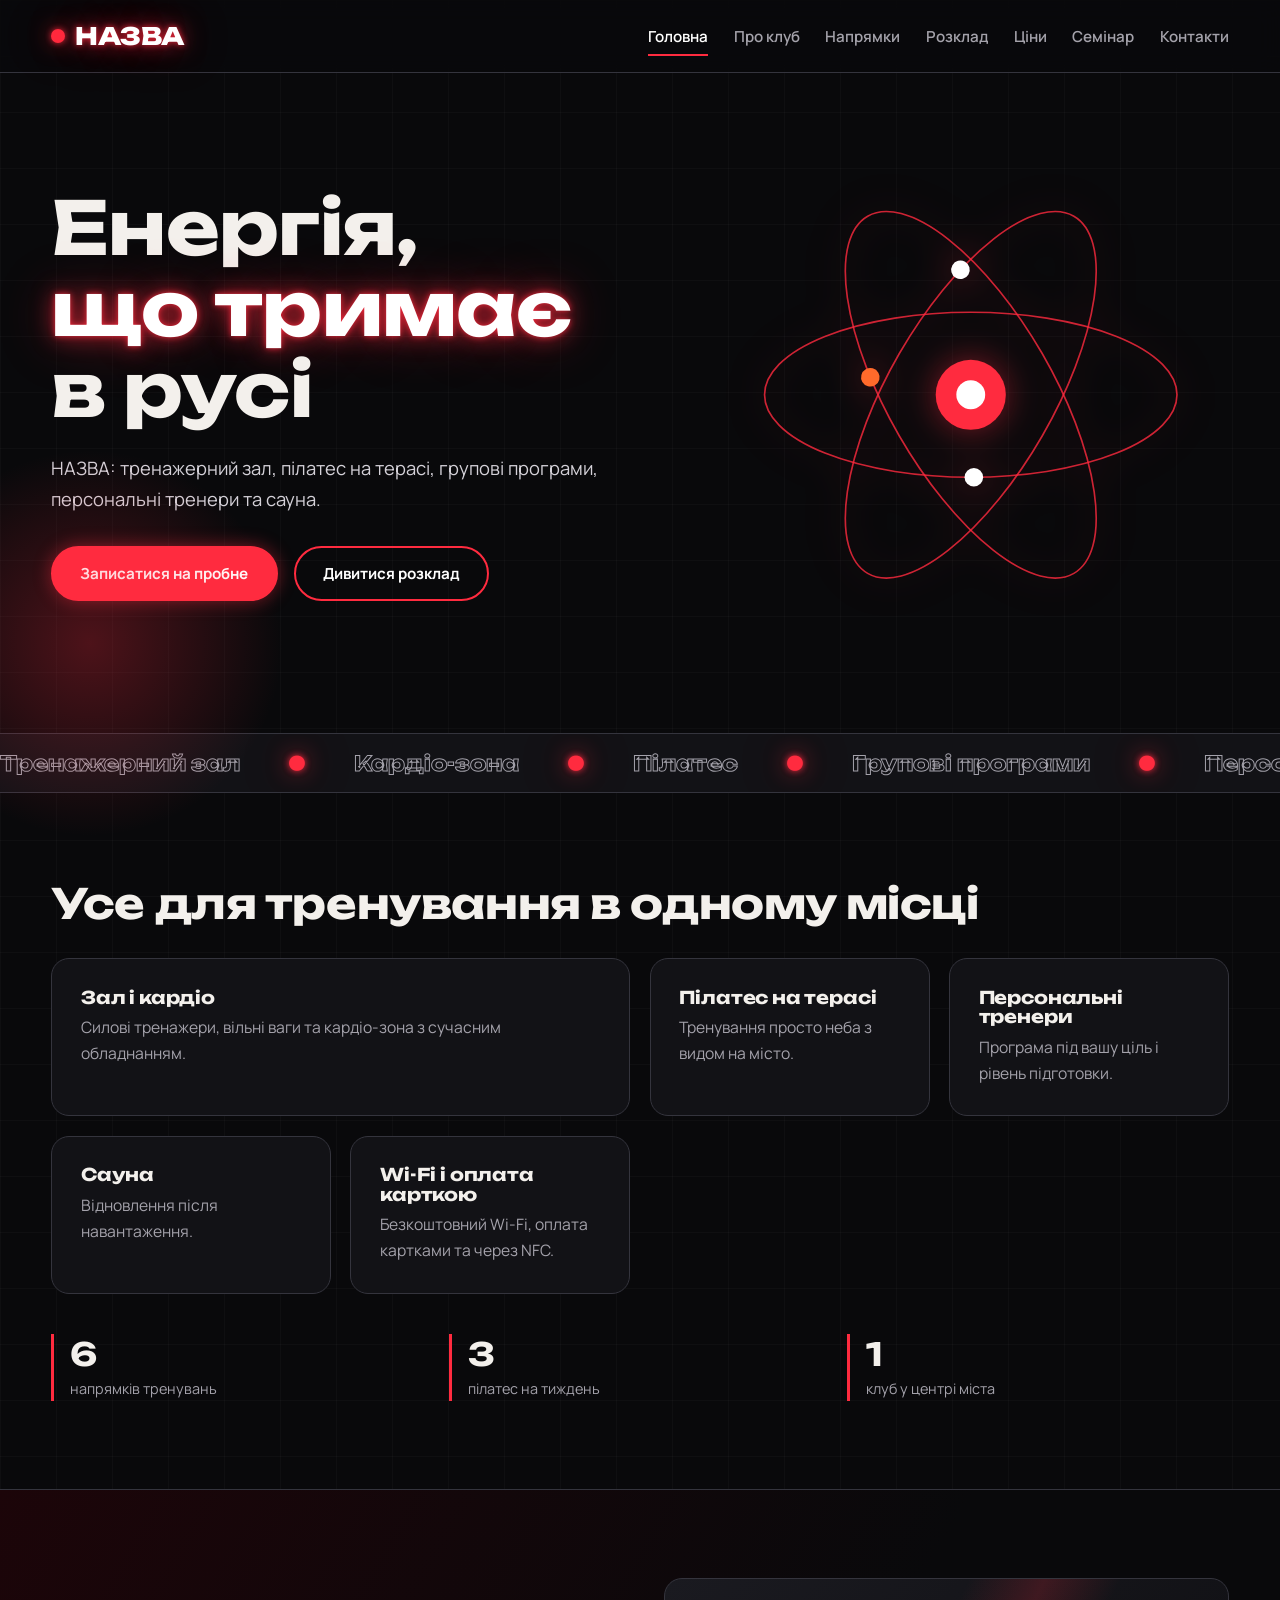
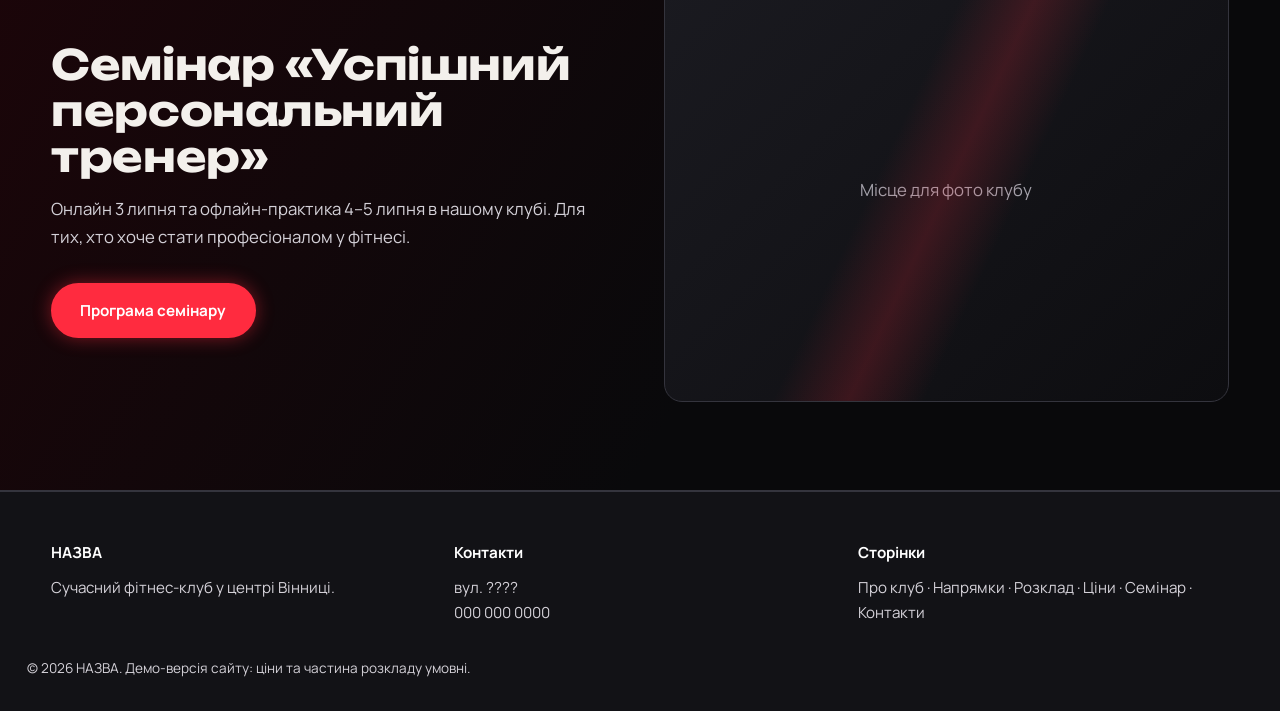
<file: index.html>
<!DOCTYPE html>
<html lang="uk"><head><meta charset="utf-8"><meta name="viewport" content="width=device-width,initial-scale=1">
<title>Головна | НАЗВА </title>
<meta name="description" content="НАЗВА: тренажерний зал, кардіо, пілатес, персональні тренування та сауна. Демо-версія сайту.">
<link rel="preconnect" href="https://fonts.googleapis.com"><link rel="preconnect" href="https://fonts.gstatic.com" crossorigin>
<link href="https://fonts.googleapis.com/css2?family=Manrope:wght@400;600;700&family=Unbounded:wght@500;700;800&display=swap&subset=cyrillic" rel="stylesheet">
<link rel="stylesheet" href="css/style.css"></head><body>
<header><div class="wrap bar"><a class="logo" href="index.html"><i></i><span class="neon">НАЗВА</span></a>
<button class="burger" aria-label="Меню" aria-expanded="false">☰</button>
<nav aria-label="Основне меню"><ul><li><a href="index.html" class=on aria-current=page>Головна</a></li><li><a href="about.html">Про клуб</a></li><li><a href="classes.html">Напрямки</a></li><li><a href="schedule.html">Розклад</a></li><li><a href="prices.html">Ціни</a></li><li><a href="seminar.html">Семінар</a></li><li><a href="contacts.html">Контакти</a></li></ul></nav></div></header>
<main><section class="hero"><div class="glowblob"></div><div class="wrap"><div>
<h1><span>Енергія,</span><span class="neon flick">що тримає</span><span>в русі</span></h1>
<p>НАЗВА: тренажерний зал, пілатес на терасі, групові програми, персональні тренери та сауна.</p>
<div class="row"><a class="btn" href="contacts.html">Записатися на пробне</a><a class="btn ghost" href="schedule.html">Дивитися розклад</a></div></div><svg class="atom" viewBox="0 0 500 500" aria-hidden="true">
<defs><path id="o" d="M 50 250 a 200 80 0 1 0 400 0 a 200 80 0 1 0 -400 0"/></defs>
<g class="nuc"><circle cx="250" cy="250" r="34" fill="#ff2b3f"/><circle cx="250" cy="250" r="14" fill="#fff"/></g>
<g transform="rotate(0 250 250)"><ellipse cx="250" cy="250" rx="200" ry="80"/><circle r="9" fill="#fff"><animateMotion dur="5s" repeatCount="indefinite"><mpath href="#o"/></animateMotion></circle></g>
<g transform="rotate(60 250 250)"><ellipse cx="250" cy="250" rx="200" ry="80"/><circle r="9" fill="#ff6a2b"><animateMotion dur="7s" repeatCount="indefinite"><mpath href="#o"/></animateMotion></circle></g>
<g transform="rotate(120 250 250)"><ellipse cx="250" cy="250" rx="200" ry="80"/><circle r="9" fill="#fff"><animateMotion dur="9s" repeatCount="indefinite"><mpath href="#o"/></animateMotion></circle></g></svg></div></section>
<div class="marq" aria-hidden="true"><div><span>Тренажерний зал</span><b>●</b><span>Кардіо-зона</span><b>●</b><span>Пілатес</span><b>●</b><span>Групові програми</span><b>●</b><span>Персональні тренування</span><b>●</b><span>Сауна</span><b>●</b><span>Тренажерний зал</span><b>●</b><span>Кардіо-зона</span><b>●</b><span>Пілатес</span><b>●</b><span>Групові програми</span><b>●</b><span>Персональні тренування</span><b>●</b><span>Сауна</span><b>●</b></div></div>
<section><div class="wrap"><h2>Усе для тренування в одному місці</h2>
<div class="grid"><div class="card rv big"><h3>Зал і кардіо</h3><p>Силові тренажери, вільні ваги та кардіо-зона з сучасним обладнанням.</p></div><div class="card rv "><h3>Пілатес на терасі</h3><p>Тренування просто неба з видом на місто.</p></div><div class="card rv "><h3>Персональні тренери</h3><p>Програма під вашу ціль і рівень підготовки.</p></div><div class="card rv "><h3>Сауна</h3><p>Відновлення після навантаження.</p></div><div class="card rv "><h3>Wi-Fi і оплата карткою</h3><p>Безкоштовний Wi-Fi, оплата картками та через NFC.</p></div></div>
<div class="stats rv"><div><strong>6</strong><span>напрямків тренувань</span></div><div><strong>3</strong><span>пілатес на тиждень</span></div><div><strong>1</strong><span>клуб у центрі міста</span></div></div></div></section>
<section class="band"><div class="wrap split"><div><h2>Семінар «Успішний персональний тренер»</h2><p>Онлайн 3 липня та офлайн-практика 4–5 липня в нашому клубі. Для тих, хто хоче стати професіоналом у фітнесі.</p><div class="row"><a class="btn" href="seminar.html">Програма семінару</a></div></div><div class="ph rv">Місце для фото клубу</div></div></section></main>
<footer><div class="wrap"><div><h4>НАЗВА</h4><p>Сучасний фітнес-клуб у центрі Вінниці.</p></div>
<div><h4>Контакти</h4><p>вул. ????<br><a href="tel:+380000080000">000 000 0000</a></p></div>
<div><h4>Сторінки</h4><p><a href="about.html">Про клуб</a> · <a href="classes.html">Напрямки</a> · <a href="schedule.html">Розклад</a> · <a href="prices.html">Ціни</a> · <a href="seminar.html">Семінар</a> · <a href="contacts.html">Контакти</a></p></div></div>
<p class="copy">© <span id="y">2026</span> НАЗВА. Демо-версія сайту: ціни та частина розкладу умовні.</p></footer>
<script src="js/main.js"></script></body></html>
</file>
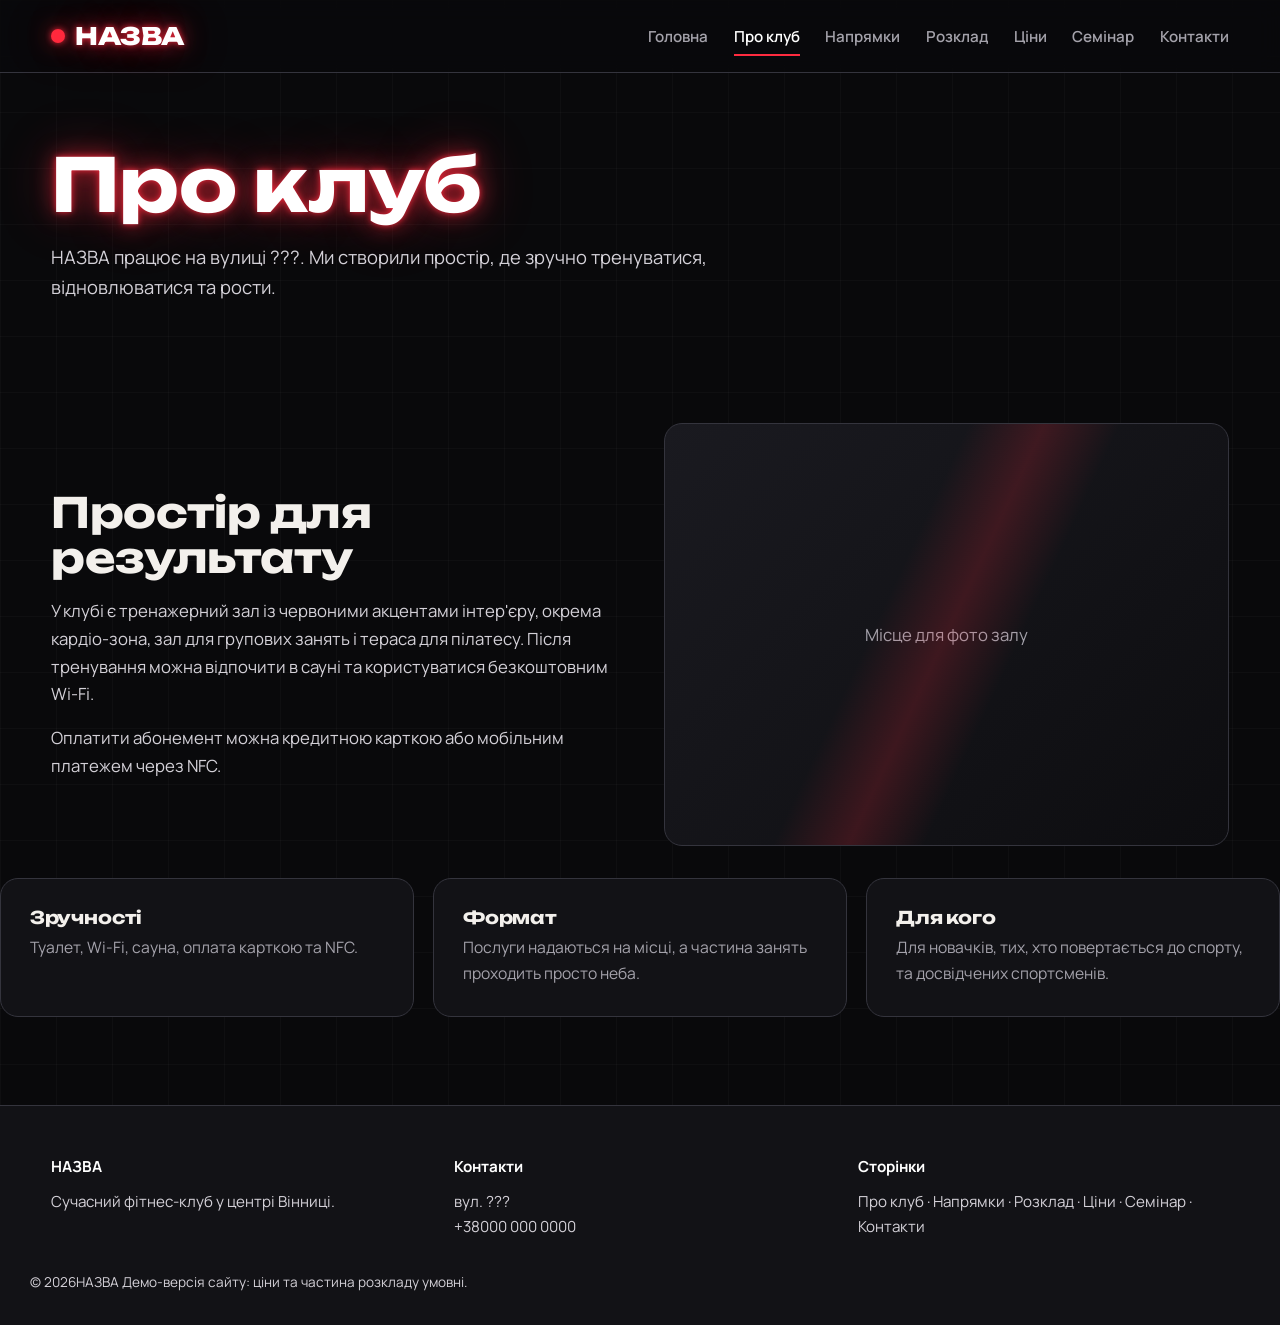
<file: about.html>
<!DOCTYPE html>
<html lang="uk"><head><meta charset="utf-8"><meta name="viewport" content="width=device-width,initial-scale=1">
<title>Про клуб | НАЗВА</title>
<meta name="description" content="НАЗВА: тренажерний зал, кардіо, пілатес, персональні тренування та сауна. Демо-версія сайту.">
<link rel="preconnect" href="https://fonts.googleapis.com"><link rel="preconnect" href="https://fonts.gstatic.com" crossorigin>
<link href="https://fonts.googleapis.com/css2?family=Manrope:wght@400;600;700&family=Unbounded:wght@500;700;800&display=swap&subset=cyrillic" rel="stylesheet">
<link rel="stylesheet" href="css/style.css"></head><body>
<header><div class="wrap bar"><a class="logo" href="index.html"><i></i><span class="neon">НАЗВА</span></a>
<button class="burger" aria-label="Меню" aria-expanded="false">☰</button>
<nav aria-label="Основне меню"><ul><li><a href="index.html">Головна</a></li><li><a href="about.html" class=on aria-current=page>Про клуб</a></li><li><a href="classes.html">Напрямки</a></li><li><a href="schedule.html">Розклад</a></li><li><a href="prices.html">Ціни</a></li><li><a href="seminar.html">Семінар</a></li><li><a href="contacts.html">Контакти</a></li></ul></nav></div></header>
<main><section class="pagehead"><div class="wrap"><h1 class="neon">Про клуб</h1><p> НАЗВА працює на вулиці ???. Ми створили простір, де зручно тренуватися, відновлюватися та рости.</p></div></section><section><div class="wrap split"><div><h2>Простір для результату</h2><p>У клубі є тренажерний зал із червоними акцентами інтер'єру, окрема кардіо-зона, зал для групових занять і тераса для пілатесу. Після тренування можна відпочити в сауні та користуватися безкоштовним Wi-Fi.</p><p style="margin-top:1rem">Оплатити абонемент можна кредитною карткою або мобільним платежем через NFC.</p></div><div class="ph rv">Місце для фото залу</div></div>
<div class="grid"><div class="card rv "><h3>Зручності</h3><p>Туалет, Wi-Fi, сауна, оплата карткою та NFC.</p></div><div class="card rv "><h3>Формат</h3><p>Послуги надаються на місці, а частина занять проходить просто неба.</p></div><div class="card rv "><h3>Для кого</h3><p>Для новачків, тих, хто повертається до спорту, та досвідчених спортсменів.</p></div></div></div></section></main>
<footer><div class="wrap"><div><h4>НАЗВА</h4><p>Сучасний фітнес-клуб у центрі Вінниці.</p></div>
<div><h4>Контакти</h4><p>вул. ??? <br><a href="tel:+380000000000">+38000 000 0000</a></p></div>
<div><h4>Сторінки</h4><p><a href="about.html">Про клуб</a> · <a href="classes.html">Напрямки</a> · <a href="schedule.html">Розклад</a> · <a href="prices.html">Ціни</a> · <a href="seminar.html">Семінар</a> · <a href="contacts.html">Контакти</a></p></div></div>
<p class="copy">© <span id="y">2026</span>НАЗВА Демо-версія сайту: ціни та частина розкладу умовні.</p></footer>
<script src="js/main.js"></script></body></html>
</file>
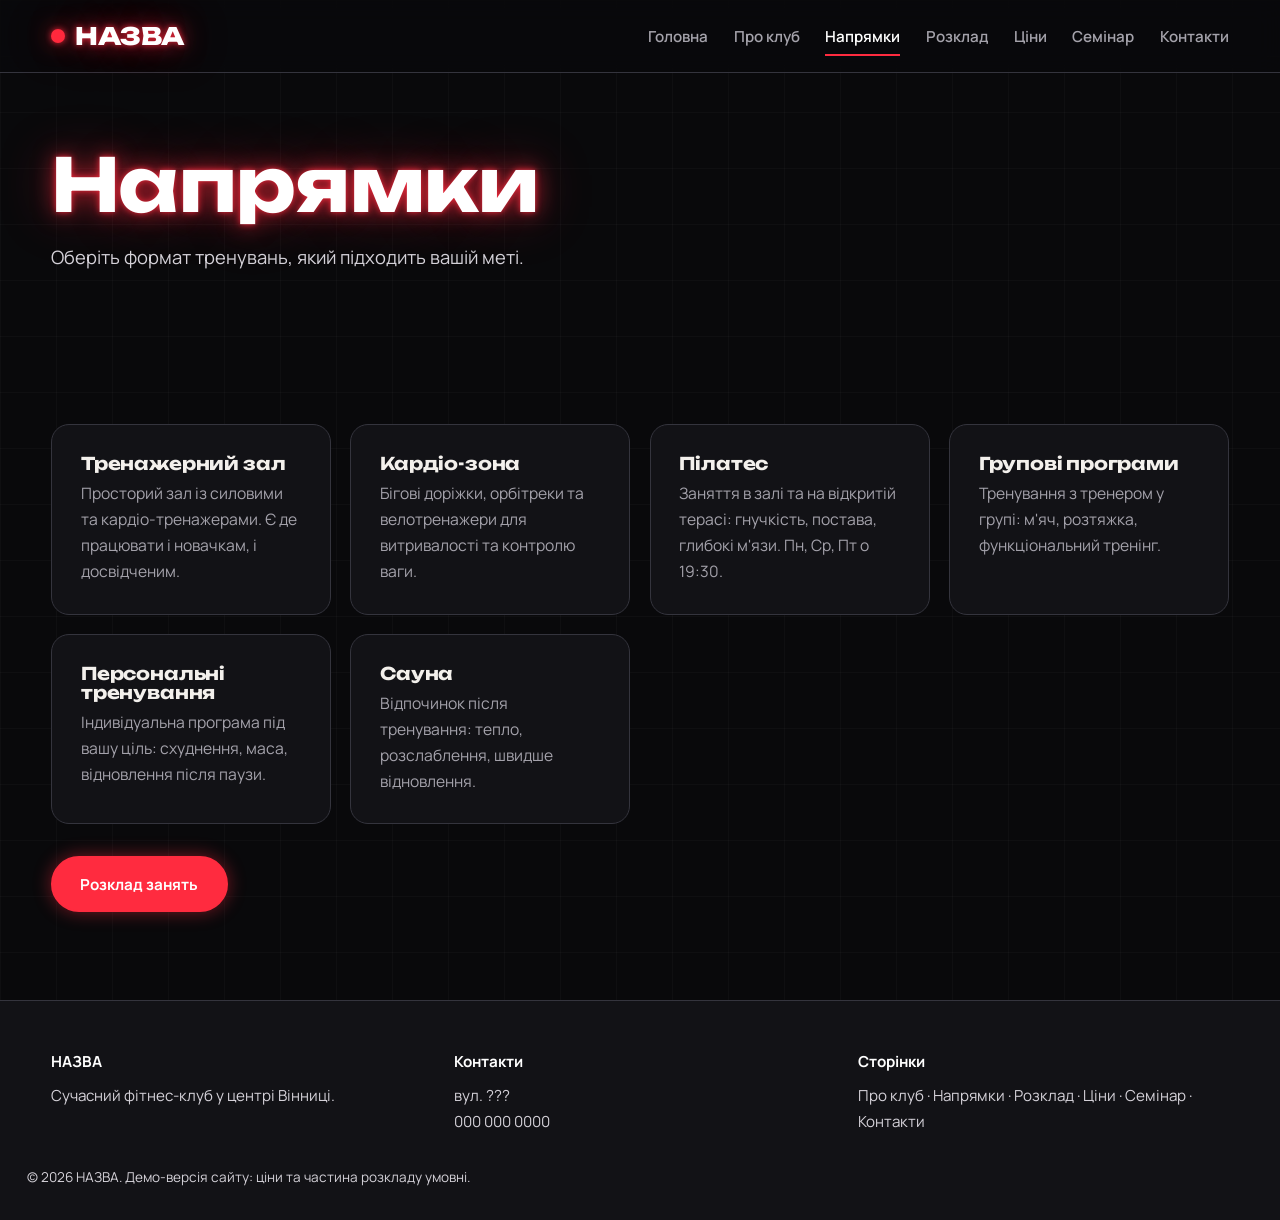
<file: classes.html>
<!DOCTYPE html>
<html lang="uk"><head><meta charset="utf-8"><meta name="viewport" content="width=device-width,initial-scale=1">
<title>Напрямки | НАЗВА</title>
<meta name="description" content="НАЗВА: тренажерний зал, кардіо, пілатес, персональні тренування та сауна. Демо-версія сайту.">
<link rel="preconnect" href="https://fonts.googleapis.com"><link rel="preconnect" href="https://fonts.gstatic.com" crossorigin>
<link href="https://fonts.googleapis.com/css2?family=Manrope:wght@400;600;700&family=Unbounded:wght@500;700;800&display=swap&subset=cyrillic" rel="stylesheet">
<link rel="stylesheet" href="css/style.css"></head><body>
<header><div class="wrap bar"><a class="logo" href="index.html"><i></i><span class="neon">НАЗВА</span></a>
<button class="burger" aria-label="Меню" aria-expanded="false">☰</button>
<nav aria-label="Основне меню"><ul><li><a href="index.html">Головна</a></li><li><a href="about.html">Про клуб</a></li><li><a href="classes.html" class=on aria-current=page>Напрямки</a></li><li><a href="schedule.html">Розклад</a></li><li><a href="prices.html">Ціни</a></li><li><a href="seminar.html">Семінар</a></li><li><a href="contacts.html">Контакти</a></li></ul></nav></div></header>
<main><section class="pagehead"><div class="wrap"><h1 class="neon">Напрямки</h1><p>Оберіть формат тренувань, який підходить вашій меті.</p></div></section><section><div class="wrap"><div class="grid"><div class="card rv "><h3>Тренажерний зал</h3><p>Просторий зал із силовими та кардіо-тренажерами. Є де працювати і новачкам, і досвідченим.</p></div><div class="card rv "><h3>Кардіо-зона</h3><p>Бігові доріжки, орбітреки та велотренажери для витривалості та контролю ваги.</p></div><div class="card rv "><h3>Пілатес</h3><p>Заняття в залі та на відкритій терасі: гнучкість, постава, глибокі м'язи. Пн, Ср, Пт о 19:30.</p></div><div class="card rv "><h3>Групові програми</h3><p>Тренування з тренером у групі: м'яч, розтяжка, функціональний тренінг.</p></div><div class="card rv "><h3>Персональні тренування</h3><p>Індивідуальна програма під вашу ціль: схуднення, маса, відновлення після паузи.</p></div><div class="card rv "><h3>Сауна</h3><p>Відпочинок після тренування: тепло, розслаблення, швидше відновлення.</p></div></div><div class="row"><a class="btn" href="schedule.html">Розклад занять</a></div></div></section></main>
<footer><div class="wrap"><div><h4>НАЗВА</h4><p>Сучасний фітнес-клуб у центрі Вінниці.</p></div>
<div><h4>Контакти</h4><p>вул. ???<br><a href="tel:+380000000000">000 000 0000</a></p></div>
<div><h4>Сторінки</h4><p><a href="about.html">Про клуб</a> · <a href="classes.html">Напрямки</a> · <a href="schedule.html">Розклад</a> · <a href="prices.html">Ціни</a> · <a href="seminar.html">Семінар</a> · <a href="contacts.html">Контакти</a></p></div></div>
<p class="copy">© <span id="y">2026</span> НАЗВА. Демо-версія сайту: ціни та частина розкладу умовні.</p></footer>
<script src="js/main.js"></script></body></html>
</file>
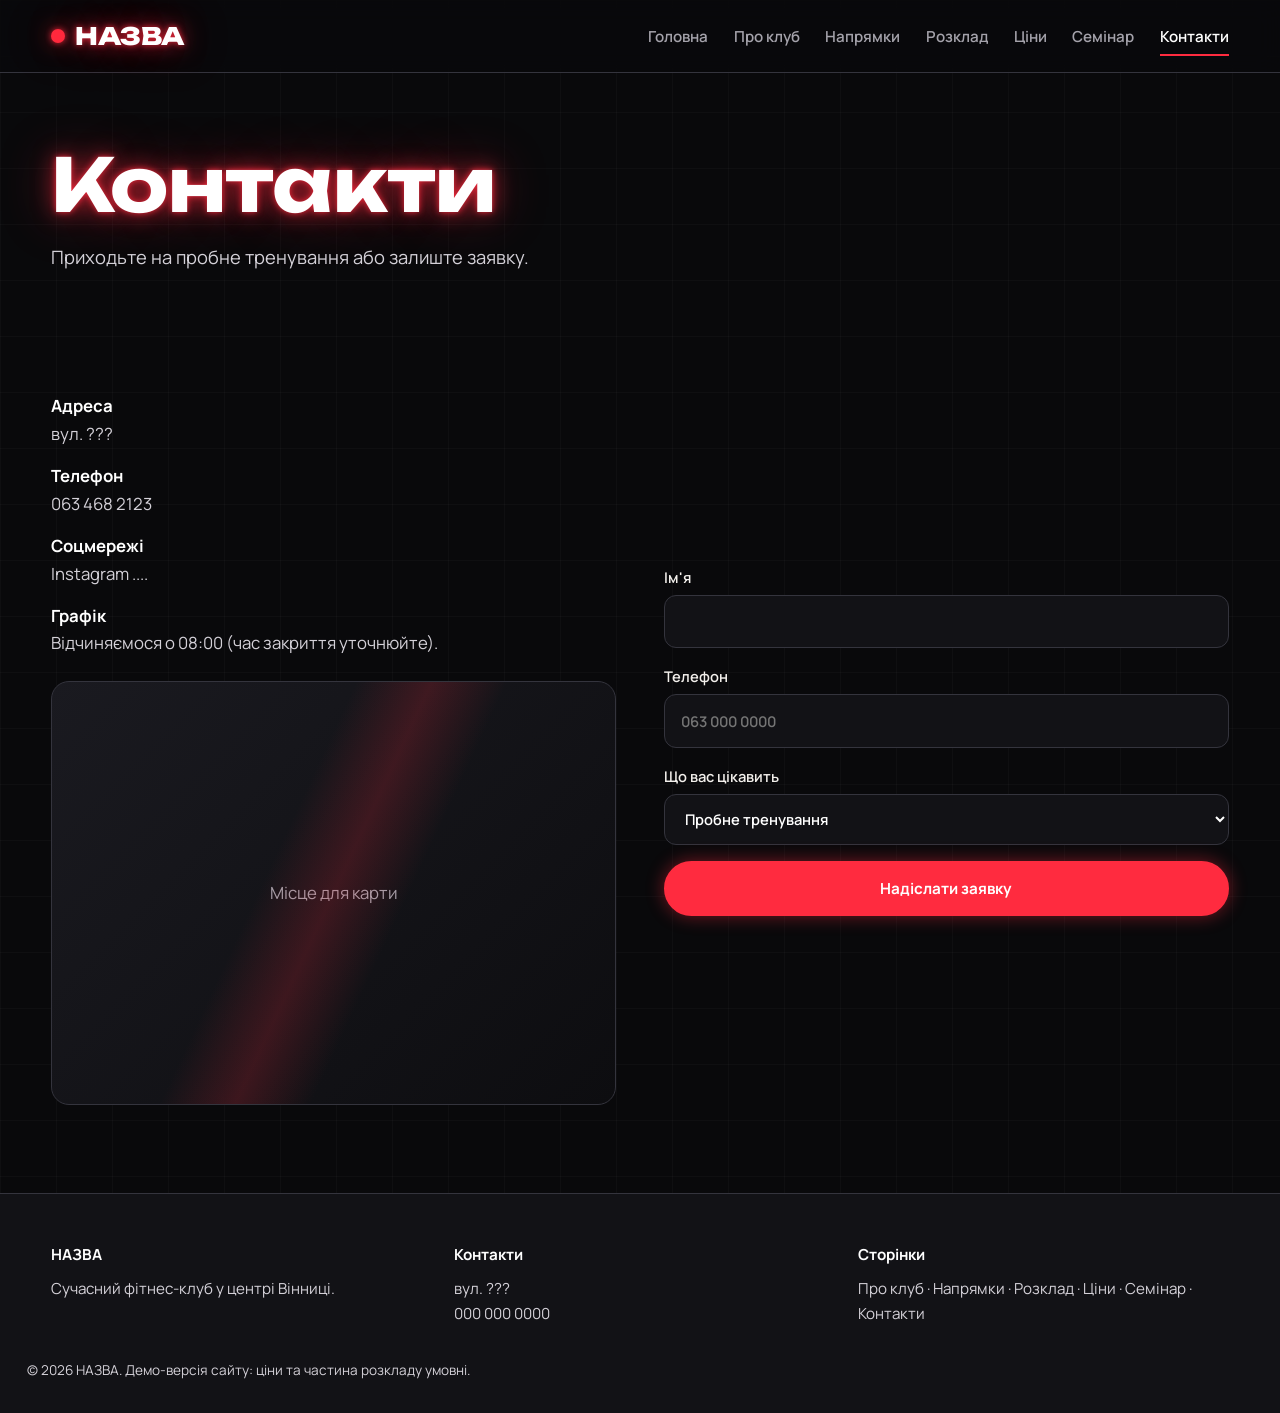
<file: contacts.html>
<!DOCTYPE html>
<html lang="uk"><head><meta charset="utf-8"><meta name="viewport" content="width=device-width,initial-scale=1">
<title>Контакти | НАЗВА</title>
<meta name="description" content="НАЗВА: тренажерний зал, кардіо, пілатес, персональні тренування та сауна. Демо-версія сайту.">
<link rel="preconnect" href="https://fonts.googleapis.com"><link rel="preconnect" href="https://fonts.gstatic.com" crossorigin>
<link href="https://fonts.googleapis.com/css2?family=Manrope:wght@400;600;700&family=Unbounded:wght@500;700;800&display=swap&subset=cyrillic" rel="stylesheet">
<link rel="stylesheet" href="css/style.css"></head><body>
<header><div class="wrap bar"><a class="logo" href="index.html"><i></i><span class="neon">НАЗВА</span></a>
<button class="burger" aria-label="Меню" aria-expanded="false">☰</button>
<nav aria-label="Основне меню"><ul><li><a href="index.html">Головна</a></li><li><a href="about.html">Про клуб</a></li><li><a href="classes.html">Напрямки</a></li><li><a href="schedule.html">Розклад</a></li><li><a href="prices.html">Ціни</a></li><li><a href="seminar.html">Семінар</a></li><li><a href="contacts.html" class=on aria-current=page>Контакти</a></li></ul></nav></div></header>
<main><section class="pagehead"><div class="wrap"><h1 class="neon">Контакти</h1><p>Приходьте на пробне тренування або залиште заявку.</p></div></section><section><div class="wrap split"><div class="info"><p><b>Адреса</b><br>вул. ???</p><p><b>Телефон</b><br><a href="tel:+380634682123">063 468 2123</a></p><p><b>Соцмережі</b><br>Instagram ....</p><p><b>Графік</b><br>Відчиняємося о 08:00 (час закриття уточнюйте).</p>
<div class="ph map">Місце для карти</div></div>
<form id="lead" novalidate><label>Ім'я<input name="name" autocomplete="name"><span class="err"></span></label>
<label>Телефон<input name="phone" type="tel" autocomplete="tel" placeholder="063 000 0000"><span class="err"></span></label>
<label>Що вас цікавить<select><option>Пробне тренування</option><option>Пілатес</option><option>Персональний тренер</option><option>Семінар</option></select></label>
<button class="btn" type="submit">Надіслати заявку</button><p id="msg" role="status"></p></form></div></section></main>
<footer><div class="wrap"><div><h4>НАЗВА</h4><p>Сучасний фітнес-клуб у центрі Вінниці.</p></div>
<div><h4>Контакти</h4><p>вул. ???<br><a href="tel:+380600000000">000 000 0000</a></p></div>
<div><h4>Сторінки</h4><p><a href="about.html">Про клуб</a> · <a href="classes.html">Напрямки</a> · <a href="schedule.html">Розклад</a> · <a href="prices.html">Ціни</a> · <a href="seminar.html">Семінар</a> · <a href="contacts.html">Контакти</a></p></div></div>
<p class="copy">© <span id="y">2026</span> НАЗВА. Демо-версія сайту: ціни та частина розкладу умовні.</p></footer>
<script src="js/main.js"></script></body></html>
</file>
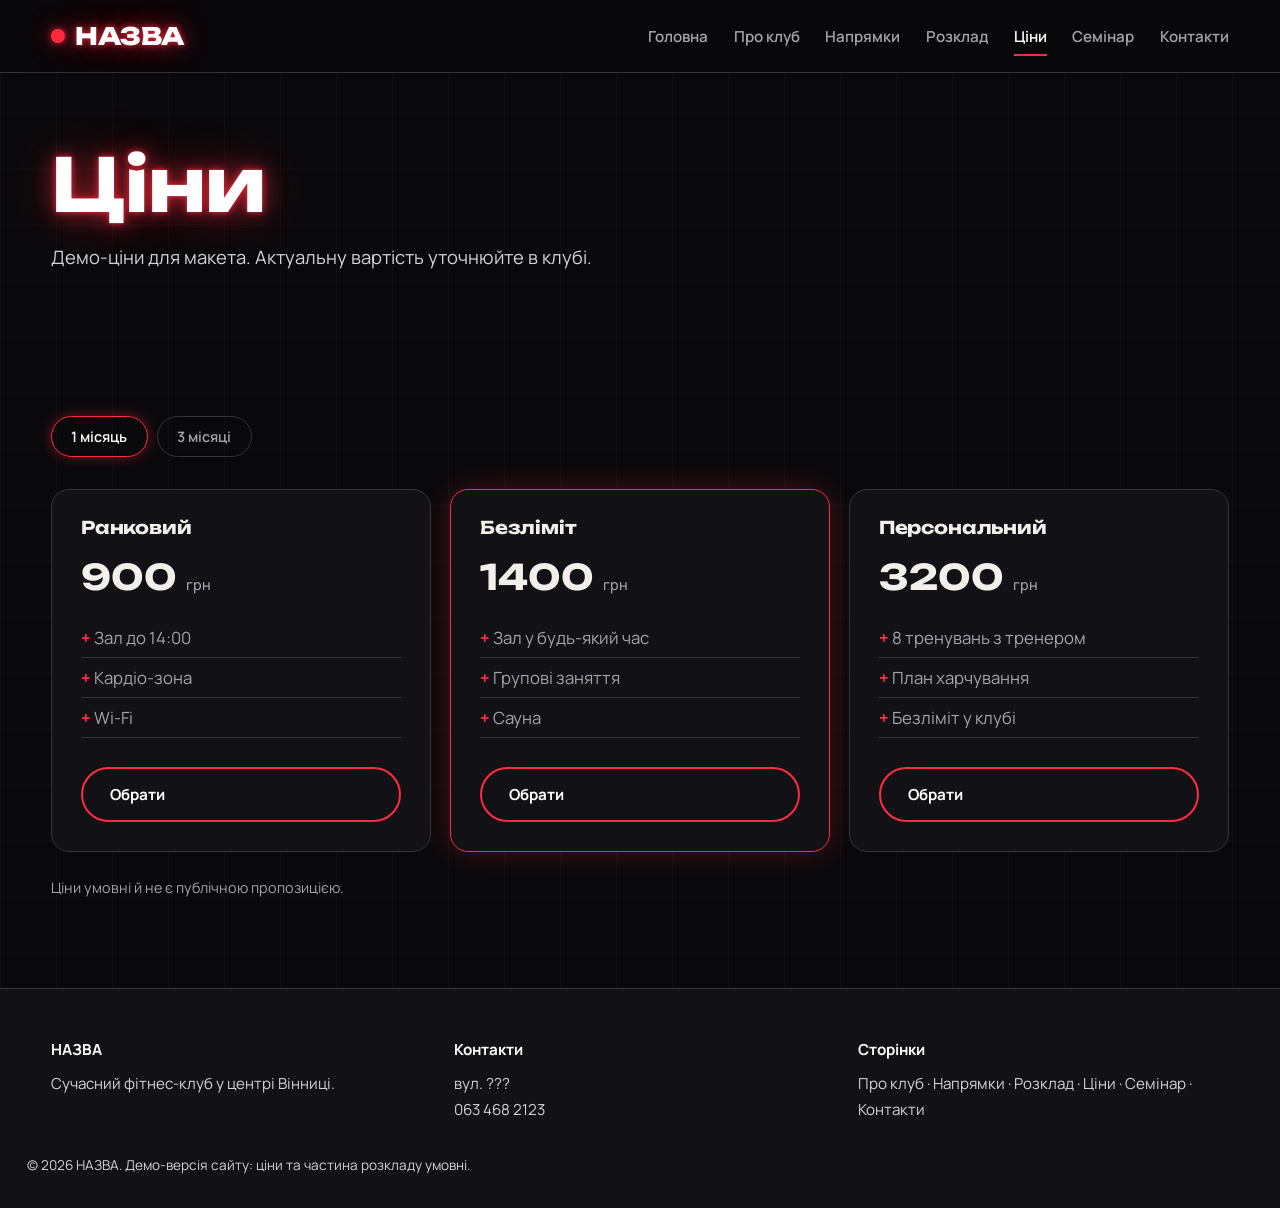
<file: prices.html>
<!DOCTYPE html>
<html lang="uk"><head><meta charset="utf-8"><meta name="viewport" content="width=device-width,initial-scale=1">
<title>Ціни | НАЗВА </title>
<meta name="description" content="НАЗВА: тренажерний зал, кардіо, пілатес, персональні тренування та сауна. Демо-версія сайту.">
<link rel="preconnect" href="https://fonts.googleapis.com"><link rel="preconnect" href="https://fonts.gstatic.com" crossorigin>
<link href="https://fonts.googleapis.com/css2?family=Manrope:wght@400;600;700&family=Unbounded:wght@500;700;800&display=swap&subset=cyrillic" rel="stylesheet">
<link rel="stylesheet" href="css/style.css"></head><body>
<header><div class="wrap bar"><a class="logo" href="index.html"><i></i><span class="neon">НАЗВА</span></a>
<button class="burger" aria-label="Меню" aria-expanded="false">☰</button>
<nav aria-label="Основне меню"><ul><li><a href="index.html">Головна</a></li><li><a href="about.html">Про клуб</a></li><li><a href="classes.html">Напрямки</a></li><li><a href="schedule.html">Розклад</a></li><li><a href="prices.html" class=on aria-current=page>Ціни</a></li><li><a href="seminar.html">Семінар</a></li><li><a href="contacts.html">Контакти</a></li></ul></nav></div></header>
<main><section class="pagehead"><div class="wrap"><h1 class="neon">Ціни</h1><p>Демо-ціни для макета. Актуальну вартість уточнюйте в клубі.</p></div></section><section><div class="wrap"><div class="tabs" data-price><button class="on" data-m="0">1 місяць</button><button data-m="1">3 місяці</button></div>
<div class="grid"><div class="card price rv "><h3>Ранковий</h3><div class="sum"><span data-p="900,2400">900</span> <small>грн</small></div><ul><li>Зал до 14:00</li><li>Кардіо-зона</li><li>Wi-Fi</li></ul><a class="btn ghost" href="contacts.html">Обрати</a></div><div class="card price rv hot"><h3>Безліміт</h3><div class="sum"><span data-p="1400,3600">1400</span> <small>грн</small></div><ul><li>Зал у будь-який час</li><li>Групові заняття</li><li>Сауна</li></ul><a class="btn ghost" href="contacts.html">Обрати</a></div><div class="card price rv "><h3>Персональний</h3><div class="sum"><span data-p="3200,8800">3200</span> <small>грн</small></div><ul><li>8 тренувань з тренером</li><li>План харчування</li><li>Безліміт у клубі</li></ul><a class="btn ghost" href="contacts.html">Обрати</a></div></div><p class="note">Ціни умовні й не є публічною пропозицією.</p></div></section></main>
<footer><div class="wrap"><div><h4>НАЗВА</h4><p>Сучасний фітнес-клуб у центрі Вінниці.</p></div>
<div><h4>Контакти</h4><p>вул. ???<br><a href="tel:+380634682123">063 468 2123</a></p></div>
<div><h4>Сторінки</h4><p><a href="about.html">Про клуб</a> · <a href="classes.html">Напрямки</a> · <a href="schedule.html">Розклад</a> · <a href="prices.html">Ціни</a> · <a href="seminar.html">Семінар</a> · <a href="contacts.html">Контакти</a></p></div></div>
<p class="copy">© <span id="y">2026</span> НАЗВА. Демо-версія сайту: ціни та частина розкладу умовні.</p></footer>
<script src="js/main.js"></script></body></html>
</file>
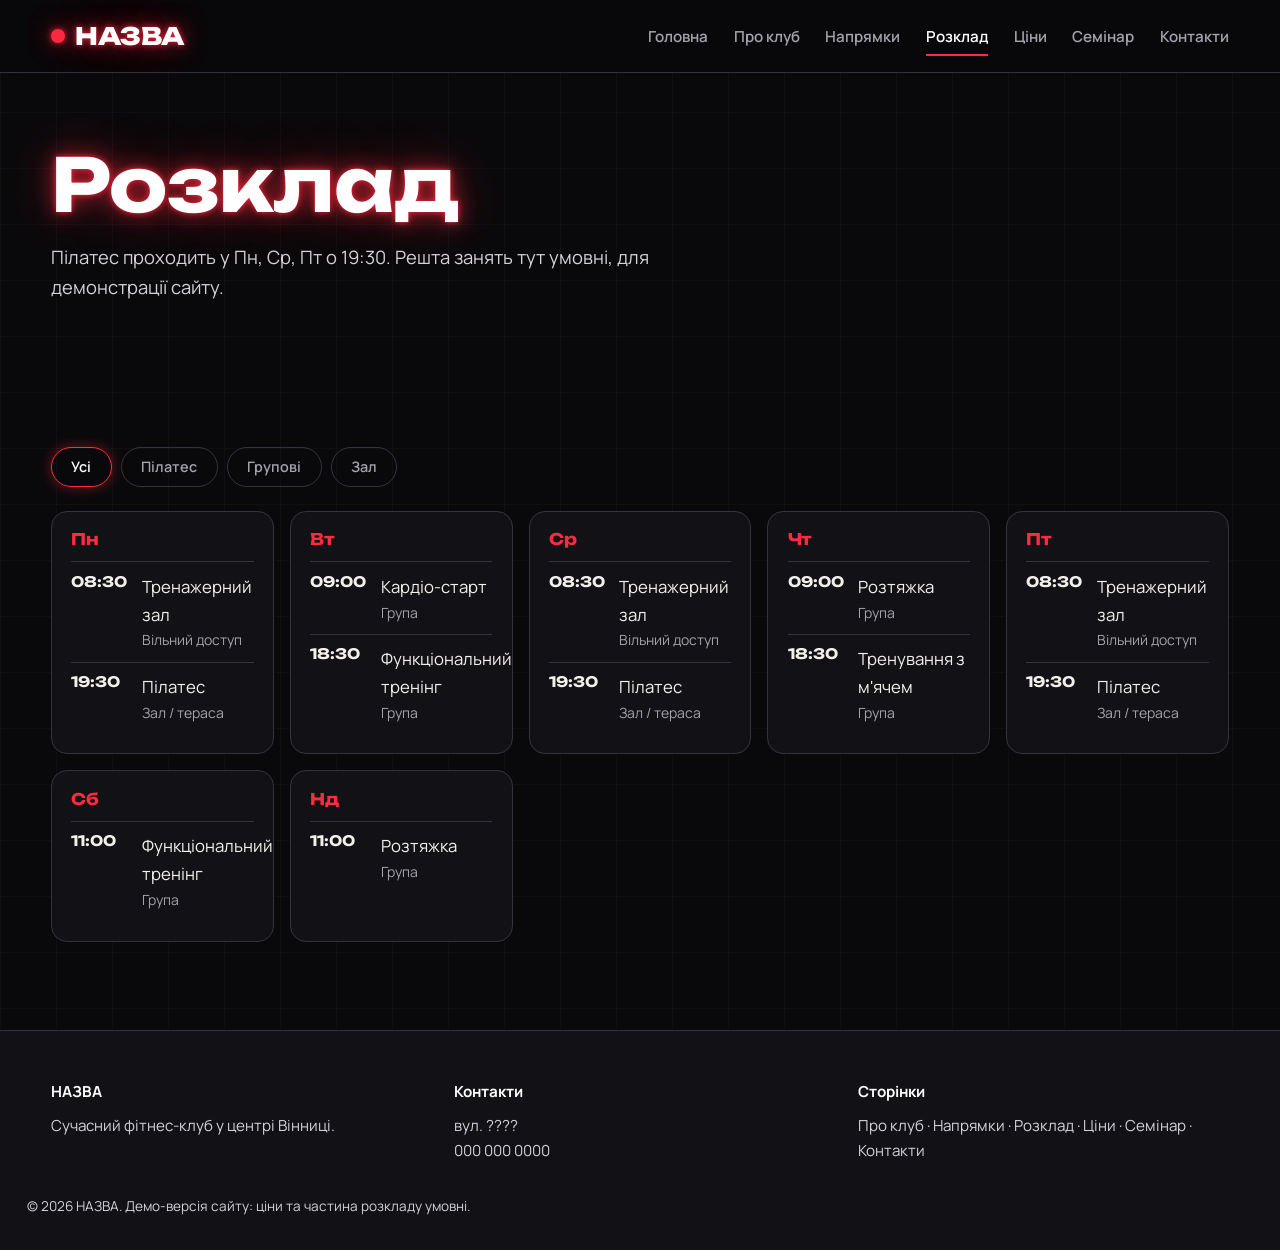
<file: schedule.html>
<!DOCTYPE html>
<html lang="uk"><head><meta charset="utf-8"><meta name="viewport" content="width=device-width,initial-scale=1">
<title>Розклад | НАЗВА</title>
<meta name="description" content="НАЗВА: тренажерний зал, кардіо, пілатес, персональні тренування та сауна. Демо-версія сайту.">
<link rel="preconnect" href="https://fonts.googleapis.com"><link rel="preconnect" href="https://fonts.gstatic.com" crossorigin>
<link href="https://fonts.googleapis.com/css2?family=Manrope:wght@400;600;700&family=Unbounded:wght@500;700;800&display=swap&subset=cyrillic" rel="stylesheet">
<link rel="stylesheet" href="css/style.css"></head><body>
<header><div class="wrap bar"><a class="logo" href="index.html"><i></i><span class="neon">НАЗВА</span></a>
<button class="burger" aria-label="Меню" aria-expanded="false">☰</button>
<nav aria-label="Основне меню"><ul><li><a href="index.html">Головна</a></li><li><a href="about.html">Про клуб</a></li><li><a href="classes.html">Напрямки</a></li><li><a href="schedule.html" class=on aria-current=page>Розклад</a></li><li><a href="prices.html">Ціни</a></li><li><a href="seminar.html">Семінар</a></li><li><a href="contacts.html">Контакти</a></li></ul></nav></div></header>
<main><section class="pagehead"><div class="wrap"><h1 class="neon">Розклад</h1><p>Пілатес проходить у Пн, Ср, Пт о 19:30. Решта занять тут умовні, для демонстрації сайту.</p></div></section><section><div class="wrap"><div class="tabs" data-filter><button class="on" data-k="all">Усі</button><button data-k="pil">Пілатес</button><button data-k="grp">Групові</button><button data-k="gym">Зал</button></div><div class="days"><div class="day rv"><h3>Пн</h3><div class="slot" data-t="gym"><time>08:30</time><div>Тренажерний зал<small>Вільний доступ</small></div></div><div class="slot" data-t="pil"><time>19:30</time><div>Пілатес<small>Зал / тераса</small></div></div></div><div class="day rv"><h3>Вт</h3><div class="slot" data-t="grp"><time>09:00</time><div>Кардіо-старт<small>Група</small></div></div><div class="slot" data-t="grp"><time>18:30</time><div>Функціональний тренінг<small>Група</small></div></div></div><div class="day rv"><h3>Ср</h3><div class="slot" data-t="gym"><time>08:30</time><div>Тренажерний зал<small>Вільний доступ</small></div></div><div class="slot" data-t="pil"><time>19:30</time><div>Пілатес<small>Зал / тераса</small></div></div></div><div class="day rv"><h3>Чт</h3><div class="slot" data-t="grp"><time>09:00</time><div>Розтяжка<small>Група</small></div></div><div class="slot" data-t="grp"><time>18:30</time><div>Тренування з м'ячем<small>Група</small></div></div></div><div class="day rv"><h3>Пт</h3><div class="slot" data-t="gym"><time>08:30</time><div>Тренажерний зал<small>Вільний доступ</small></div></div><div class="slot" data-t="pil"><time>19:30</time><div>Пілатес<small>Зал / тераса</small></div></div></div><div class="day rv"><h3>Сб</h3><div class="slot" data-t="grp"><time>11:00</time><div>Функціональний тренінг<small>Група</small></div></div></div><div class="day rv"><h3>Нд</h3><div class="slot" data-t="grp"><time>11:00</time><div>Розтяжка<small>Група</small></div></div></div></div></div></section></main>
<footer><div class="wrap"><div><h4>НАЗВА</h4><p>Сучасний фітнес-клуб у центрі Вінниці.</p></div>
<div><h4>Контакти</h4><p>вул. ????<br><a href="tel:+380000000000">000 000 0000</a></p></div>
<div><h4>Сторінки</h4><p><a href="about.html">Про клуб</a> · <a href="classes.html">Напрямки</a> · <a href="schedule.html">Розклад</a> · <a href="prices.html">Ціни</a> · <a href="seminar.html">Семінар</a> · <a href="contacts.html">Контакти</a></p></div></div>
<p class="copy">© <span id="y">2026</span> НАЗВА. Демо-версія сайту: ціни та частина розкладу умовні.</p></footer>
<script src="js/main.js"></script></body></html>
</file>
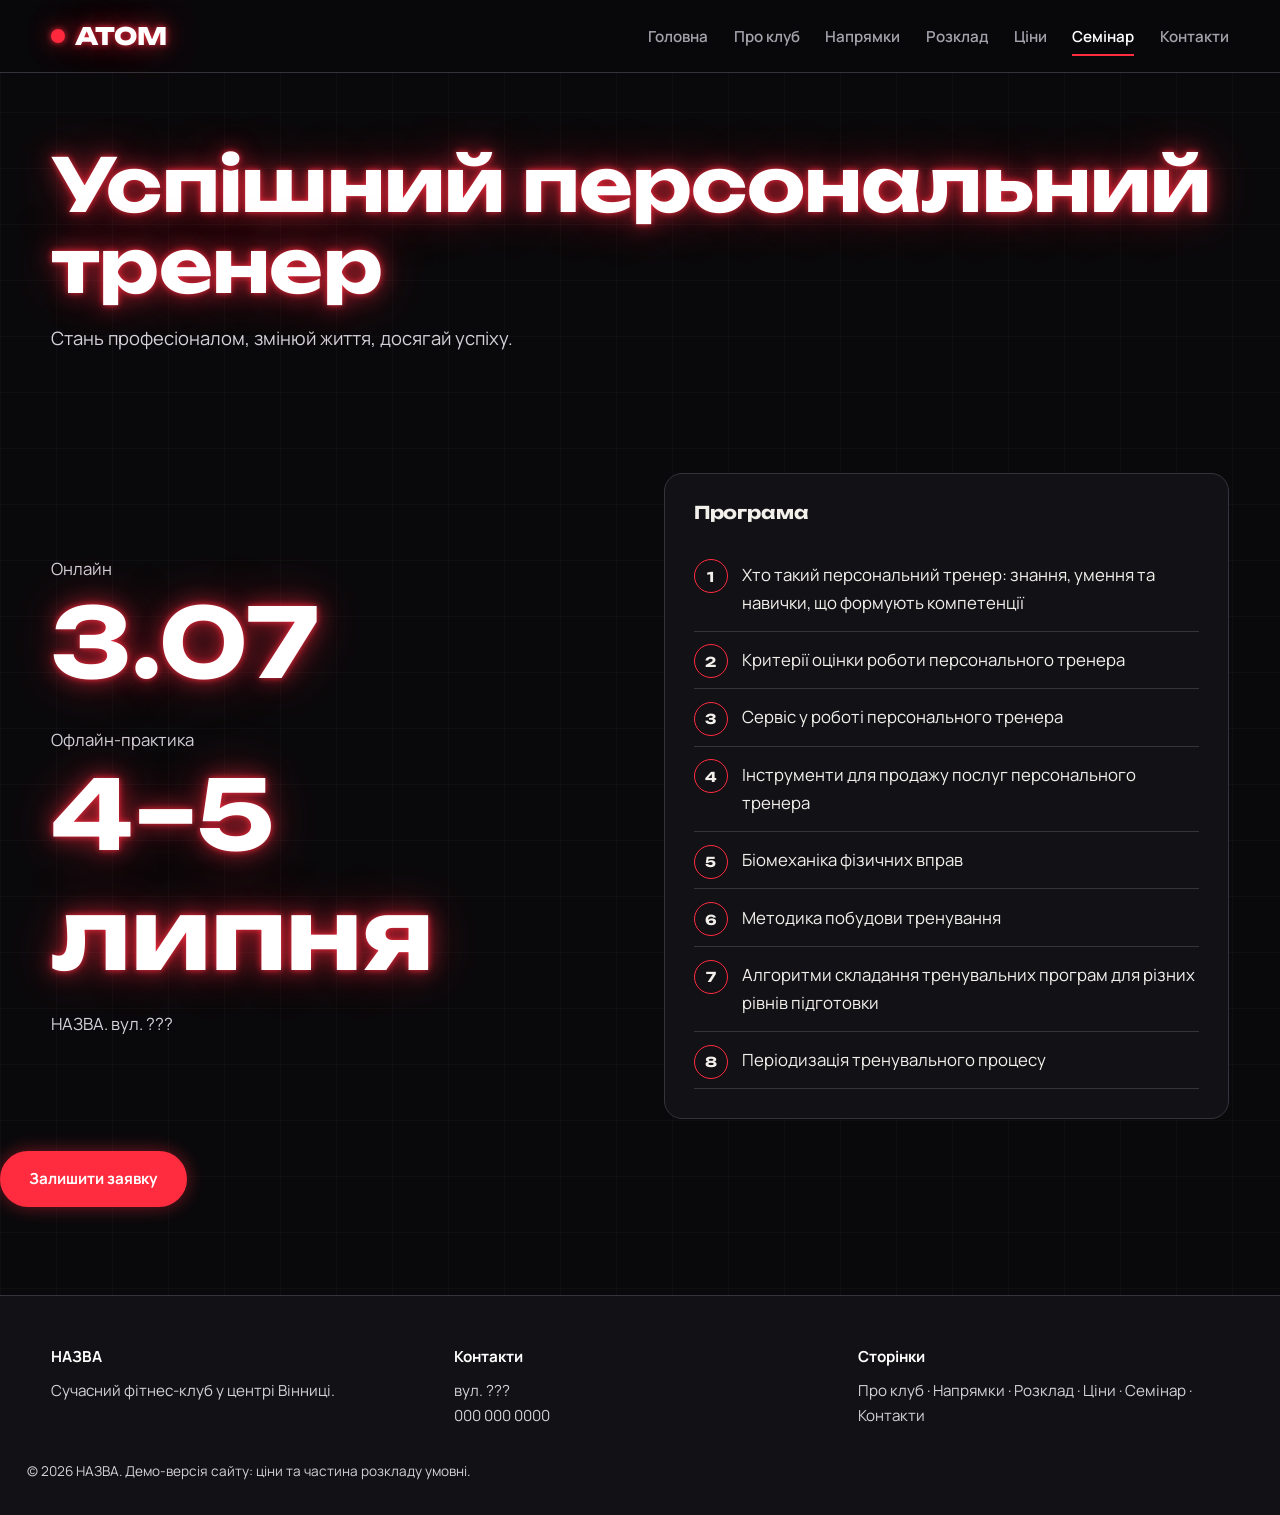
<file: seminar.html>
<!DOCTYPE html>
<html lang="uk"><head><meta charset="utf-8"><meta name="viewport" content="width=device-width,initial-scale=1">
<title>Семінар | НАЗВА</title>
<meta name="description" content="НАЗВА: тренажерний зал, кардіо, пілатес, персональні тренування та сауна. Демо-версія сайту.">
<link rel="preconnect" href="https://fonts.googleapis.com"><link rel="preconnect" href="https://fonts.gstatic.com" crossorigin>
<link href="https://fonts.googleapis.com/css2?family=Manrope:wght@400;600;700&family=Unbounded:wght@500;700;800&display=swap&subset=cyrillic" rel="stylesheet">
<link rel="stylesheet" href="css/style.css"></head><body>
<header><div class="wrap bar"><a class="logo" href="index.html"><i></i><span class="neon">ATOM</span></a>
<button class="burger" aria-label="Меню" aria-expanded="false">☰</button>
<nav aria-label="Основне меню"><ul><li><a href="index.html">Головна</a></li><li><a href="about.html">Про клуб</a></li><li><a href="classes.html">Напрямки</a></li><li><a href="schedule.html">Розклад</a></li><li><a href="prices.html">Ціни</a></li><li><a href="seminar.html" class=on aria-current=page>Семінар</a></li><li><a href="contacts.html">Контакти</a></li></ul></nav></div></header>
<main><section class="pagehead"><div class="wrap"><h1 class="neon">Успішний персональний тренер</h1><p>Стань професіоналом, змінюй життя, досягай успіху.</p></div></section><section><div class="wrap split"><div><p>Онлайн</p><div class="date neon">3.07</div><p style="margin-top:1.5rem">Офлайн-практика</p><div class="date neon">4–5 липня</div><p style="margin-top:1rem">НАЗВА. вул. ???</p></div>
<div class="card rv"><h3>Програма</h3><ol class="list"><li>Хто такий персональний тренер: знання, умення та навички, що формують компетенції</li><li>Критерії оцінки роботи персонального тренера</li><li>Сервіс у роботі персонального тренера</li><li>Інструменти для продажу послуг персонального тренера</li><li>Біомеханіка фізичних вправ</li><li>Методика побудови тренування</li><li>Алгоритми складання тренувальних програм для різних рівнів підготовки</li><li>Періодизація тренувального процесу</li></ol></div></div>
<div class="row"><a class="btn" href="contacts.html">Залишити заявку</a></div></div></section></main>
<footer><div class="wrap"><div><h4>НАЗВА</h4><p>Сучасний фітнес-клуб у центрі Вінниці.</p></div>
<div><h4>Контакти</h4><p>вул. ???<br><a href="tel:+380000000000">000 000 0000</a></p></div>
<div><h4>Сторінки</h4><p><a href="about.html">Про клуб</a> · <a href="classes.html">Напрямки</a> · <a href="schedule.html">Розклад</a> · <a href="prices.html">Ціни</a> · <a href="seminar.html">Семінар</a> · <a href="contacts.html">Контакти</a></p></div></div>
<p class="copy">© <span id="y">2026</span> НАЗВА. Демо-версія сайту: ціни та частина розкладу умовні.</p></footer>
<script src="js/main.js"></script></body></html>
</file>
<file: css/style.css>
:root{--ink:#09090b;--ink2:#121216;--steel:#24242b;--line:#34343d;--bone:#f3f0ec;--mute:#a4a2ab;--red:#ff2b3f;--hot:#ff6a2b;--glow:0 0 6px rgba(255,43,63,.9),0 0 22px rgba(255,43,63,.6),0 0 54px rgba(255,43,63,.4);--f1:'Unbounded','Arial Black',sans-serif;--f2:'Manrope','Segoe UI',Arial,sans-serif}
*{box-sizing:border-box;margin:0;padding:0}
html{scroll-behavior:smooth}
body{background:var(--ink);color:var(--bone);font:400 1.05rem/1.65 var(--f2);overflow-x:hidden;background-image:linear-gradient(rgba(255,255,255,.025) 1px,transparent 1px),linear-gradient(90deg,rgba(255,255,255,.025) 1px,transparent 1px);background-size:56px 56px}
a{color:inherit;text-decoration:none}
:focus-visible{outline:2px solid var(--red);outline-offset:3px}
h1,h2,h3{font-family:var(--f1);line-height:1.1;font-weight:700;letter-spacing:-.01em}
h1{font-size:clamp(2.2rem,6vw,4.6rem)}
h2{font-size:clamp(1.6rem,3.6vw,2.6rem);margin-bottom:1rem}
h3{font-size:1.1rem;margin-bottom:.5rem}
p{max-width:62ch;color:#d4d1d8}
.wrap{width:min(1180px,92%);margin:0 auto}
section{padding:5.5rem 0}
.neon{color:#fff;text-shadow:var(--glow)}
.flick{animation:flick 5s infinite}
@keyframes flick{0%,18%,22%,62%,64%,100%{opacity:1}20%,63%{opacity:.35}}
/* header */
header{position:sticky;top:0;z-index:50;background:rgba(9,9,11,.82);backdrop-filter:blur(12px);border-bottom:1px solid var(--line)}
.bar{display:flex;align-items:center;justify-content:space-between;height:72px}
.logo{font:800 1.5rem var(--f1);display:flex;align-items:center;gap:.6rem}
.logo i{width:14px;height:14px;border-radius:50%;background:var(--red);box-shadow:var(--glow);animation:pulse 2s infinite}
nav ul{display:flex;gap:1.6rem;list-style:none}
nav a{font-weight:600;font-size:.95rem;color:var(--mute);padding:.4rem 0;border-bottom:2px solid transparent;transition:.25s}
nav a:hover,nav a.on{color:#fff;border-color:var(--red)}
.burger{display:none;background:none;border:1px solid var(--line);color:#fff;width:44px;height:44px;border-radius:8px;font-size:1.3rem;cursor:pointer}
/* buttons */
.btn{display:inline-block;font:700 .95rem var(--f2);padding:.95rem 1.7rem;border-radius:999px;border:2px solid var(--red);background:var(--red);color:#fff;cursor:pointer;transition:.25s;box-shadow:0 0 18px rgba(255,43,63,.45)}
.btn:hover{box-shadow:var(--glow);transform:translateY(-2px)}
.btn.ghost{background:transparent;box-shadow:none}
.btn.ghost:hover{background:rgba(255,43,63,.12);box-shadow:var(--glow)}
.row{display:flex;gap:1rem;flex-wrap:wrap;margin-top:2rem}
/* hero */
.hero{padding:4rem 0 5rem;position:relative}
.hero .wrap{display:grid;grid-template-columns:1.1fr .9fr;gap:2rem;align-items:center}
.hero h1 span{display:block}
.hero p{margin-top:1.4rem;font-size:1.15rem}
.atom{width:100%;max-width:520px;margin:auto;filter:drop-shadow(0 0 18px rgba(255,43,63,.5))}
.atom ellipse{fill:none;stroke:var(--red);stroke-width:1.6;opacity:.8}
.nuc{animation:pulse 2.4s ease-in-out infinite;transform-origin:250px 250px}
@keyframes pulse{50%{transform:scale(1.18);opacity:.8}}
.glowblob{position:absolute;inset:auto auto -120px -120px;width:420px;height:420px;background:radial-gradient(circle,rgba(255,43,63,.28),transparent 65%);pointer-events:none}
.pagehead{padding:4.5rem 0 2rem}
.pagehead p{margin-top:1rem;font-size:1.15rem}
/* marquee */
.marq{border-block:1px solid var(--line);overflow:hidden;background:var(--ink2);padding:1rem 0}
.marq div{display:flex;gap:3rem;width:max-content;animation:mq 30s linear infinite;font:700 1.3rem var(--f1);color:transparent;-webkit-text-stroke:1px var(--mute)}
.marq b{color:var(--red);-webkit-text-stroke:0;text-shadow:var(--glow)}
@keyframes mq{to{transform:translateX(-50%)}}
/* cards */
.grid{display:grid;grid-template-columns:repeat(auto-fit,minmax(260px,1fr));gap:1.2rem;margin-top:2rem}
.card{position:relative;background:var(--ink2);border:1px solid var(--line);border-radius:18px;padding:1.8rem;overflow:hidden;transition:border-color .3s,transform .3s}
.card::before{content:"";position:absolute;inset:0;background:radial-gradient(260px circle at var(--mx,50%) var(--my,0%),rgba(255,43,63,.2),transparent 70%);opacity:0;transition:.3s}
.card:hover{border-color:var(--red);transform:translateY(-4px)}
.card:hover::before{opacity:1}
.card>*{position:relative}
.card p{font-size:.98rem;color:var(--mute)}
.card.big{grid-column:span 2}
.stats{display:grid;grid-template-columns:repeat(auto-fit,minmax(150px,1fr));gap:1rem;margin-top:2.5rem}
.stats div{border-left:3px solid var(--red);padding-left:1rem}
.stats strong{display:block;font:700 2rem var(--f1)}
.stats span{color:var(--mute);font-size:.9rem}
.split{display:grid;grid-template-columns:1fr 1fr;gap:3rem;align-items:center}
.ph{aspect-ratio:4/3;border-radius:18px;border:1px solid var(--line);background:linear-gradient(135deg,#1a1a20,#0d0d10);display:grid;place-items:center;color:var(--mute);text-align:center;padding:1rem;position:relative;overflow:hidden}
.ph::after{content:"";position:absolute;inset:0;background:linear-gradient(115deg,transparent 40%,rgba(255,43,63,.18) 50%,transparent 60%);animation:sweep 5s infinite}
@keyframes sweep{from{transform:translateX(-100%)}to{transform:translateX(100%)}}
.band{background:linear-gradient(120deg,#1c0509,#09090b 60%);border-block:1px solid var(--line)}
/* schedule */
.tabs{display:flex;gap:.6rem;flex-wrap:wrap;margin:1.5rem 0}
.tabs button{font:600 .9rem var(--f2);color:var(--mute);background:transparent;border:1px solid var(--line);border-radius:999px;padding:.6rem 1.2rem;cursor:pointer;transition:.25s}
.tabs button.on,.tabs button:hover{color:#fff;border-color:var(--red);box-shadow:0 0 14px rgba(255,43,63,.4)}
.days{display:grid;grid-template-columns:repeat(auto-fit,minmax(210px,1fr));gap:1rem}
.day{background:var(--ink2);border:1px solid var(--line);border-radius:16px;padding:1.2rem}
.day h3{font-size:1rem;color:var(--red);margin-bottom:.8rem}
.slot{display:flex;gap:.8rem;padding:.65rem 0;border-top:1px solid var(--line);transition:.25s}
.slot time{font:700 .9rem var(--f1);min-width:3.6rem}
.slot small{display:block;color:var(--mute)}
.slot.hide{display:none}
/* prices */
.price{display:flex;flex-direction:column;gap:.6rem}
.price .sum{font:700 2.2rem var(--f1)}
.price .sum small{font:500 .9rem var(--f2);color:var(--mute)}
.price ul{list-style:none;color:var(--mute);margin:.6rem 0 1.2rem}
.price li{padding:.35rem 0;border-bottom:1px solid var(--line)}
.price li::before{content:"+ ";color:var(--red);font-weight:800}
.price.hot{border-color:var(--red);box-shadow:0 0 30px rgba(255,43,63,.25)}
.note{color:var(--mute);font-size:.9rem;margin-top:1.5rem}
/* seminar */
.date{font:700 clamp(3rem,9vw,6rem) var(--f1)}
.list{list-style:none;margin-top:1.5rem;counter-reset:n}
.list li{counter-increment:n;padding:.9rem 0 .9rem 3rem;border-bottom:1px solid var(--line);position:relative}
.list li::before{content:counter(n);position:absolute;left:0;top:.8rem;width:2rem;height:2rem;border-radius:50%;border:1px solid var(--red);display:grid;place-items:center;font:700 .85rem var(--f1)}
/* forms/contacts */
form{display:grid;gap:1rem}
label{font-weight:600;font-size:.92rem}
input,select,textarea{width:100%;margin-top:.35rem;background:var(--ink2);border:1px solid var(--line);color:#fff;border-radius:12px;padding:.85rem 1rem;font:inherit}
input:focus,select:focus,textarea:focus{outline:none;border-color:var(--red);box-shadow:0 0 14px rgba(255,43,63,.4)}
.err{color:#ff8a94;font-size:.85rem;min-height:1.1em}
.ok{color:#7dffb0}
.info p{margin-bottom:.9rem}
.info b{color:#fff}
.map{margin-top:1.5rem;border-radius:18px;border:1px solid var(--line);min-height:240px}
/* footer */
footer{border-top:1px solid var(--line);background:var(--ink2);padding:3rem 0 2rem;color:var(--mute);font-size:.95rem}
footer .wrap{display:grid;grid-template-columns:repeat(auto-fit,minmax(200px,1fr));gap:2rem}
footer h4{color:#fff;margin-bottom:.6rem}
footer a:hover{color:var(--red)}
.copy{text-align:center;margin-top:2rem;font-size:.85rem}
/* reveal */
.rv{opacity:0;transform:translateY(24px);transition:opacity .7s,transform .7s}
.rv.in{opacity:1;transform:none}
@media(max-width:860px){
.hero .wrap,.split{grid-template-columns:1fr}
.card.big{grid-column:auto}
.burger{display:block}
nav{position:absolute;top:72px;left:0;right:0;background:var(--ink);border-bottom:1px solid var(--line);display:none}
nav.open{display:block}
nav ul{flex-direction:column;gap:0;padding:1rem 4%}
nav a{display:block;padding:.9rem 0}
section{padding:3.5rem 0}
}
@media(prefers-reduced-motion:reduce){*,*::before,*::after{animation:none!important;transition:none!important}.rv{opacity:1;transform:none}}
</file>
